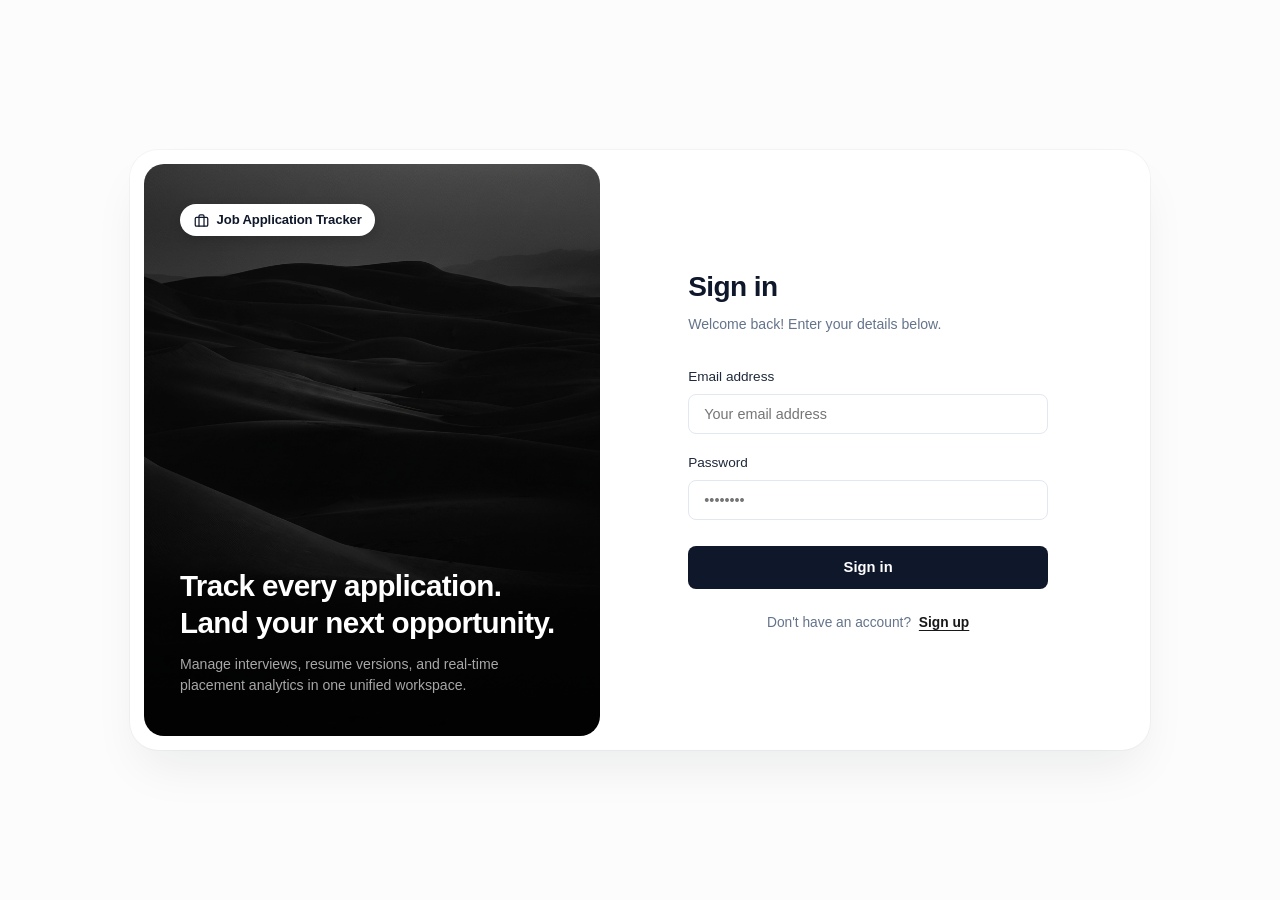
<file: frontend/index.html>
<!DOCTYPE html>
<html lang="en">
<head>
  <meta charset="UTF-8">
  <meta name="viewport" content="width=device-width, initial-scale=1.0">
  <meta name="description" content="Job Application Tracker - Track job applications, interview rounds, resumes and salary analytics in one place.">
  <title>Job Application Tracker</title>

  <!-- Modular Stylesheets (Cache-busted) -->
  <link rel="stylesheet" href="css/base.css?v=mono2">
  <link rel="stylesheet" href="css/layout.css?v=mono2">
  <link rel="stylesheet" href="css/components.css?v=mono2">
  <link rel="stylesheet" href="css/pages.css?v=mono2">
</head>
<body>

  <!-- 1. Notification / Toast Container -->
  <div id="toast-container" aria-live="polite"></div>

  <!-- 2. Shared Header & Navigation Slot -->
  <div id="header-container-slot"></div>

  <!-- 3. Main Views Container -->
  <main class="main-content">
    <!-- 3.1 Auth View Slot (Login & Registration) -->
    <div id="auth-container-slot"></div>

    <!-- 3.2 Dashboard & Applications Table Slot -->
    <div id="dashboard-container-slot"></div>

    <!-- 3.3 Placement Analytics Slot -->
    <div id="analytics-container-slot"></div>
  </main>

  <!-- 4. Modals & Dialogs Slot (Application, Interviews, Resume) -->
  <div id="modals-container-slot"></div>

  <!-- Main Application Orchestrator -->
  <script type="module" src="js/app.js"></script>
</body>
</html>
</file>
<file: frontend/css/base.css>
/* ==========================================================================
   Base Stylesheet: Design Tokens, CSS Reset & Typography
   ========================================================================== */

:root {
  /* Monochrome Primary Palette */
  --primary: #18181b;
  --primary-hover: #000000;
  --primary-light: #f4f4f5;
  --primary-text: #09090b;

  /* Surfaces & Backgrounds */
  --bg-main: #fcfcfc;
  --bg-card: #ffffff;
  --bg-surface: #f4f4f5;
  --bg-surface-hover: #ececee;

  /* Typography Grayscale */
  --text-main: #111113;
  --text-muted: #52525b;
  --text-light: #71717a;

  /* Borders & Focus Rings */
  --border: #e4e4e7;
  --border-subtle: #f0f0f2;
  --border-focus: #18181b;

  /* Monochrome Status Accents (Varying tones of black, charcoal, silver, white) */
  --status-applied-bg: #f4f4f5;
  --status-applied-text: #27272a;
  --status-applied-border: #d4d4d8;

  --status-interview-bg: #27272a;
  --status-interview-text: #ffffff;
  --status-interview-border: #18181b;

  --status-offer-bg: #09090b;
  --status-offer-text: #ffffff;
  --status-offer-border: #000000;

  --status-rejected-bg: #ffffff;
  --status-rejected-text: #71717a;
  --status-rejected-border: #d4d4d8;

  --status-neutral-bg: #f4f4f5;
  --status-neutral-text: #52525b;
  --status-neutral-border: #e4e4e7;

  /* Feedback Accents (Monochrome) */
  --success: #18181b;
  --success-bg: #f4f4f5;
  --success-text: #18181b;

  --warning: #3f3f46;
  --warning-bg: #f4f4f5;
  --warning-text: #27272a;

  --info: #27272a;
  --info-bg: #f4f4f5;
  --info-text: #18181b;

  --danger: #18181b;
  --danger-bg: #f4f4f5;
  --danger-text: #18181b;
  --danger-border: #27272a;

  /* Border Radii */
  --radius-sm: 6px;
  --radius-md: 10px;
  --radius-lg: 16px;
  --radius-full: 9999px;

  /* Box Shadows */
  --shadow-sm: 0 1px 2px 0 rgb(0 0 0 / 0.04);
  --shadow-md: 0 4px 6px -1px rgb(0 0 0 / 0.07), 0 2px 4px -2px rgb(0 0 0 / 0.05);
  --shadow-lg: 0 10px 15px -3px rgb(0 0 0 / 0.08), 0 4px 6px -4px rgb(0 0 0 / 0.04);
  --shadow-xl: 0 20px 25px -5px rgb(0 0 0 / 0.1), 0 8px 10px -6px rgb(0 0 0 / 0.06);

  /* Fonts & Transitions */
  --font-family: -apple-system, BlinkMacSystemFont, "Segoe UI", Roboto, "Helvetica Neue", Arial, sans-serif;
  --transition: all 0.2s cubic-bezier(0.4, 0, 0.2, 1);
}

/* Universal Box Sizing & Margin Reset */
*, *::before, *::after {
  box-sizing: border-box;
  margin: 0;
  padding: 0;
}

body {
  font-family: var(--font-family);
  background-color: var(--bg-main);
  color: var(--text-main);
  line-height: 1.5;
  -webkit-font-smoothing: antialiased;
  min-height: 100vh;
  display: flex;
  flex-direction: column;
}
</file>
<file: frontend/css/layout.css>
/* ==========================================================================
   Layout Stylesheet: Header, Navigation, Main Containers & View Routing
   ========================================================================== */

/* Sticky Top Application Header */
header.app-header {
  background: var(--bg-card);
  border-bottom: 1px solid var(--border);
  position: sticky;
  top: 0;
  z-index: 40;
}

.header-container {
  max-width: 1200px;
  margin: 0 auto;
  padding: 0.85rem 1.5rem;
  display: flex;
  align-items: center;
  justify-content: space-between;
}

/* Brand Identity */
.brand {
  display: flex;
  align-items: center;
  gap: 0.6rem;
  font-weight: 700;
  font-size: 1.15rem;
  color: var(--text-main);
  text-decoration: none;
  letter-spacing: -0.02em;
}

.brand svg {
  width: 22px;
  height: 22px;
  stroke: var(--text-main);
}

/* Navigation Links */
nav.nav-links {
  display: flex;
  align-items: center;
  gap: 0.5rem;
}

.nav-btn {
  background: transparent;
  border: none;
  padding: 0.5rem 0.85rem;
  font-size: 0.9rem;
  font-weight: 500;
  color: var(--text-muted);
  border-radius: var(--radius-sm);
  cursor: pointer;
  transition: var(--transition);
  display: inline-flex;
  align-items: center;
  gap: 0.4rem;
}

.nav-btn:hover {
  color: var(--text-main);
  background-color: var(--bg-surface);
}

.nav-btn.active {
  color: #ffffff;
  background-color: var(--primary);
  font-weight: 600;
}

/* Authenticated User Status */
.user-profile {
  display: flex;
  align-items: center;
  gap: 0.75rem;
  margin-left: 1rem;
  padding-left: 1rem;
  border-left: 1px solid var(--border);
}

.user-badge {
  font-size: 0.85rem;
  font-weight: 500;
  color: var(--text-muted);
}

/* Main Content Area */
main.main-content {
  flex: 1;
  max-width: 1200px;
  width: 100%;
  margin: 0 auto;
  padding: 1.75rem 1.5rem;
}

/* Single Page Application Section Visibility */
.view-section {
  display: none;
}

.view-section.active {
  display: block;
}

/* Responsive Layout Adjustments */
@media (max-width: 768px) {
  .header-container {
    flex-direction: column;
    gap: 0.75rem;
    align-items: stretch;
  }

  nav.nav-links {
    justify-content: space-between;
  }

  .user-profile {
    margin-left: 0;
    padding-left: 0;
    border-left: none;
    justify-content: space-between;
  }
}
</file>
<file: frontend/css/components.css>
/* ==========================================================================
   Components Stylesheet: Reusable UI Elements, Forms, Tables, Modals & Toasts
   ========================================================================== */

/* --- Toast Notifications --- */
#toast-container {
  position: fixed;
  top: 1.25rem;
  right: 1.25rem;
  z-index: 100;
  display: flex;
  flex-direction: column;
  gap: 0.5rem;
  max-width: 380px;
  width: calc(100% - 2.5rem);
  pointer-events: none;
}

.toast {
  pointer-events: auto;
  padding: 0.85rem 1rem;
  border-radius: var(--radius-md);
  background: #ffffff;
  color: var(--text-main);
  box-shadow: var(--shadow-lg);
  font-size: 0.88rem;
  display: flex;
  align-items: flex-start;
  gap: 0.6rem;
  border-left: 4px solid var(--primary);
  animation: slideIn 0.3s ease-out;
}

.toast.toast-success { border-left-color: var(--success); }
.toast.toast-error   { border-left-color: var(--danger); }
.toast.toast-warning { border-left-color: var(--warning); }

.toast-message {
  flex: 1;
}

.toast-close {
  background: none;
  border: none;
  cursor: pointer;
  color: var(--text-light);
  padding: 0;
  line-height: 1;
  font-size: 1.1rem;
}

.toast-close:hover {
  color: var(--text-main);
}

@keyframes slideIn {
  from {
    opacity: 0;
    transform: translateX(100%);
  }
  to {
    opacity: 1;
    transform: translateX(0);
  }
}

/* --- Form Controls --- */
.form-group {
  margin-bottom: 1.15rem;
}

label.form-label {
  display: block;
  font-size: 0.85rem;
  font-weight: 600;
  color: var(--text-main);
  margin-bottom: 0.4rem;
}

.form-input, .form-select, .form-textarea {
  width: 100%;
  padding: 0.6rem 0.85rem;
  font-size: 0.9rem;
  font-family: inherit;
  color: var(--text-main);
  background: #ffffff;
  border: 1px solid var(--border);
  border-radius: var(--radius-sm);
  transition: var(--transition);
  outline: none;
}

.form-textarea {
  min-height: 80px;
  resize: vertical;
}

.form-input:focus, .form-select:focus, .form-textarea:focus {
  border-color: var(--border-focus);
  box-shadow: 0 0 0 3px rgba(0, 0, 0, 0.08);
}

.form-hint {
  font-size: 0.78rem;
  color: var(--text-light);
  margin-top: 0.25rem;
}

/* --- Buttons --- */
.btn {
  display: inline-flex;
  align-items: center;
  justify-content: center;
  gap: 0.4rem;
  padding: 0.6rem 1rem;
  font-size: 0.88rem;
  font-weight: 600;
  border-radius: var(--radius-sm);
  cursor: pointer;
  transition: var(--transition);
  border: 1px solid transparent;
  text-decoration: none;
  line-height: 1.3;
}

.btn-primary {
  background: var(--primary);
  color: #ffffff;
}

.btn-primary:hover {
  background: var(--primary-hover);
}

.btn-secondary {
  background: var(--bg-surface);
  color: var(--text-main);
  border-color: var(--border);
}

.btn-secondary:hover {
  background: var(--bg-surface-hover);
  border-color: #d4d4d8;
}

.btn-danger {
  background: #ffffff;
  color: #18181b;
  border-color: var(--border);
}

.btn-danger:hover {
  background: #18181b;
  color: #ffffff;
  border-color: #18181b;
}

.btn-sm {
  padding: 0.35rem 0.65rem;
  font-size: 0.8rem;
}

.btn-block {
  width: 100%;
}

.btn:disabled {
  opacity: 0.6;
  cursor: not-allowed;
}

/* --- Tables --- */
.table-card {
  background: var(--bg-card);
  border-radius: var(--radius-md);
  border: 1px solid var(--border);
  box-shadow: var(--shadow-sm);
  overflow: hidden;
}

.table-responsive {
  width: 100%;
  overflow-x: auto;
}

table.data-table {
  width: 100%;
  border-collapse: collapse;
  text-align: left;
  font-size: 0.9rem;
}

table.data-table th {
  background: var(--bg-surface);
  color: var(--text-muted);
  font-weight: 600;
  font-size: 0.82rem;
  text-transform: uppercase;
  letter-spacing: 0.03em;
  padding: 0.85rem 1rem;
  border-bottom: 1px solid var(--border);
  white-space: nowrap;
}

table.data-table th.sortable {
  cursor: pointer;
  user-select: none;
}

table.data-table th.sortable:hover {
  color: var(--text-main);
}

table.data-table td {
  padding: 0.95rem 1rem;
  border-bottom: 1px solid var(--border);
  vertical-align: middle;
}

table.data-table tbody tr:last-child td {
  border-bottom: none;
}

table.data-table tbody tr:hover {
  background-color: var(--bg-surface);
}

.actions-cell {
  display: flex;
  align-items: center;
  gap: 0.4rem;
  white-space: nowrap;
}

/* --- Status Badges (Monochrome Contrast System) --- */
.badge {
  display: inline-flex;
  align-items: center;
  padding: 0.25rem 0.65rem;
  border-radius: var(--radius-full);
  font-size: 0.76rem;
  font-weight: 600;
  letter-spacing: 0.02em;
  text-transform: capitalize;
  white-space: nowrap;
  transition: var(--transition);
}

.badge-applied {
  background: var(--status-applied-bg);
  color: var(--status-applied-text);
  border: 1px solid var(--status-applied-border);
}

.badge-interview {
  background: var(--status-interview-bg);
  color: var(--status-interview-text);
  border: 1px solid var(--status-interview-border);
}

.badge-offer {
  background: var(--status-offer-bg);
  color: var(--status-offer-text);
  border: 1px solid var(--status-offer-border);
}

.badge-rejected {
  background: var(--status-rejected-bg);
  color: var(--status-rejected-text);
  border: 1px solid var(--status-rejected-border);
}

.badge-scheduled {
  background: #27272a;
  color: #ffffff;
  border: 1px solid #18181b;
}

.badge-completed {
  background: #09090b;
  color: #ffffff;
  border: 1px solid #000000;
}

.badge-cancelled {
  background: var(--bg-surface);
  color: var(--text-light);
  border: 1px solid var(--border);
}

/* --- Empty States --- */
.empty-state {
  text-align: center;
  padding: 3rem 1.5rem;
  color: var(--text-muted);
}

.empty-state svg {
  width: 48px;
  height: 48px;
  color: var(--text-light);
  margin-bottom: 0.75rem;
}

.empty-state p {
  font-size: 0.95rem;
  margin-bottom: 1rem;
}

/* --- Pagination --- */
.pagination-bar {
  display: flex;
  align-items: center;
  justify-content: space-between;
  flex-wrap: wrap;
  gap: 1rem;
  padding: 0.85rem 1.25rem;
  background: var(--bg-card);
  border-top: 1px solid var(--border);
  font-size: 0.85rem;
  color: var(--text-muted);
}

.pagination-controls {
  display: flex;
  align-items: center;
  gap: 0.4rem;
}

.page-btn {
  background: #ffffff;
  border: 1px solid var(--border);
  color: var(--text-main);
  padding: 0.35rem 0.65rem;
  border-radius: var(--radius-sm);
  font-size: 0.85rem;
  cursor: pointer;
  transition: var(--transition);
}

.page-btn:hover:not(:disabled) {
  background: var(--bg-surface);
  border-color: #cbd5e1;
}

.page-btn:disabled {
  opacity: 0.5;
  cursor: not-allowed;
}

/* --- Modals & Overlays --- */
.modal-overlay {
  display: none;
  position: fixed;
  top: 0;
  left: 0;
  right: 0;
  bottom: 0;
  background: rgba(15, 23, 42, 0.45);
  backdrop-filter: blur(2px);
  z-index: 50;
  align-items: center;
  justify-content: center;
  padding: 1.5rem;
  overflow-y: auto;
}

.modal-overlay.active {
  display: flex;
}

.modal {
  background: var(--bg-card);
  border-radius: var(--radius-lg);
  max-width: 540px;
  width: 100%;
  box-shadow: var(--shadow-xl);
  border: 1px solid var(--border);
  animation: modalEnter 0.2s ease-out;
  max-height: 90vh;
  display: flex;
  flex-direction: column;
}

.modal.modal-lg {
  max-width: 760px;
}

@keyframes modalEnter {
  from {
    opacity: 0;
    transform: scale(0.96);
  }
  to {
    opacity: 1;
    transform: scale(1);
  }
}

.modal-header {
  padding: 1.25rem 1.5rem;
  border-bottom: 1px solid var(--border);
  display: flex;
  align-items: center;
  justify-content: space-between;
}

.modal-title {
  font-size: 1.15rem;
  font-weight: 700;
  color: var(--text-main);
}

.modal-close-btn {
  background: none;
  border: none;
  font-size: 1.4rem;
  color: var(--text-light);
  cursor: pointer;
  line-height: 1;
  padding: 0.2rem;
}

.modal-close-btn:hover {
  color: var(--text-main);
}

.modal-body {
  padding: 1.5rem;
  overflow-y: auto;
}

.modal-footer {
  padding: 1rem 1.5rem;
  border-top: 1px solid var(--border);
  display: flex;
  align-items: center;
  justify-content: flex-end;
  gap: 0.6rem;
  background: var(--bg-surface);
  border-bottom-left-radius: var(--radius-lg);
  border-bottom-right-radius: var(--radius-lg);
}

@media (max-width: 768px) {
  .modal {
    max-height: 95vh;
  }
}
</file>
<file: frontend/css/pages.css>
/* ==========================================================================
   Pages Stylesheet: View-Specific Styles (Auth, Dashboard, Analytics, Modals)
   ========================================================================== */

/* --- 1. Authentication View (Split-Screen Reference Layout) --- */
#auth-section {
  display: none;
  align-items: center;
  justify-content: center;
  min-height: calc(100vh - 3.5rem);
  padding: 1rem 0;
}

#auth-section.active {
  display: flex;
}

.auth-split-container {
  width: 100%;
  max-width: 1020px;
  min-height: 600px;
  background: #ffffff;
  border-radius: 28px;
  box-shadow: 0 25px 50px -12px rgba(15, 23, 42, 0.08), 0 0 0 1px rgba(15, 23, 42, 0.03);
  display: grid;
  grid-template-columns: 46% 54%;
  padding: 14px;
  box-sizing: border-box;
}

/* Left Visual Panel */
.auth-left-panel {
  background:
    linear-gradient(180deg, rgba(0, 0, 0, 0.15) 0%, rgba(0, 0, 0, 0.4) 50%, rgba(0, 0, 0, 0.85) 100%),
    url('../img/auth_bg.jpg') center/cover no-repeat;
  border-radius: 20px;
  padding: 2.5rem 2.25rem;
  display: flex;
  flex-direction: column;
  justify-content: space-between;
  position: relative;
  overflow: hidden;
  color: #ffffff;
}

.auth-panel-top {
  position: relative;
  z-index: 2;
}

.auth-brand-badge {
  display: inline-flex;
  align-items: center;
  gap: 0.5rem;
  font-size: 0.82rem;
  font-weight: 600;
  color: #0f172a;
  background: #ffffff;
  padding: 0.4rem 0.85rem;
  border-radius: 9999px;
  box-shadow: 0 4px 12px rgba(0, 0, 0, 0.15);
  letter-spacing: -0.01em;
}

.auth-brand-badge svg {
  width: 15px;
  height: 15px;
  stroke: #0f172a;
}

.auth-panel-bottom {
  position: relative;
  z-index: 2;
}

.auth-tagline-heading {
  font-size: 1.85rem;
  font-weight: 700;
  line-height: 1.25;
  color: #ffffff;
  letter-spacing: -0.02em;
  margin-bottom: 0.75rem;
}

.auth-tagline-sub {
  font-size: 0.88rem;
  line-height: 1.5;
  color: rgba(255, 255, 255, 0.65);
  max-width: 330px;
}

/* Right Authentication Panel */
.auth-right-panel {
  display: flex;
  align-items: center;
  justify-content: center;
  padding: 3rem 2.5rem;
}

.auth-form-wrapper {
  width: 100%;
  max-width: 360px;
}

.auth-form-header {
  margin-bottom: 2rem;
}

.auth-heading {
  font-size: 1.75rem;
  font-weight: 700;
  color: #0f172a;
  letter-spacing: -0.02em;
  margin-bottom: 0.35rem;
}

.auth-subheading {
  font-size: 0.88rem;
  color: #64748b;
}

.auth-form-wrapper .form-group {
  margin-bottom: 1.2rem;
}

.auth-form-wrapper label.form-label {
  font-size: 0.85rem;
  font-weight: 500;
  color: #1e293b;
  margin-bottom: 0.4rem;
}

.auth-form-wrapper .form-input {
  padding: 0.7rem 0.95rem;
  border-radius: 8px;
  border: 1px solid #e2e8f0;
  font-size: 0.9rem;
  transition: var(--transition);
}

.auth-form-wrapper .form-input:focus {
  border-color: #0f172a;
  box-shadow: 0 0 0 3px rgba(15, 23, 42, 0.08);
}

.btn-auth-submit {
  background: #0f172a;
  color: #ffffff;
  border-radius: 8px;
  padding: 0.75rem 1rem;
  font-size: 0.92rem;
  font-weight: 600;
  margin-top: 0.4rem;
  border: none;
  cursor: pointer;
  transition: var(--transition);
}

.btn-auth-submit:hover {
  background: #1e293b;
}

.btn-auth-submit:active {
  transform: scale(0.99);
}

.auth-switch-text {
  text-align: center;
  margin-top: 1.5rem;
  font-size: 0.86rem;
  color: #64748b;
}

.auth-link-btn {
  background: none;
  border: none;
  color: #18181b;
  font-weight: 600;
  font-size: inherit;
  cursor: pointer;
  padding: 0;
  margin-left: 0.25rem;
  text-decoration: underline;
  text-underline-offset: 3px;
  transition: var(--transition);
}

.auth-link-btn:hover {
  color: #000000;
}

/* Mobile Responsive Auth */
@media (max-width: 860px) {
  #auth-section {
    min-height: auto;
    padding: 0;
  }

  .auth-split-container {
    grid-template-columns: 1fr;
    margin: 1rem auto;
    min-height: auto;
    border-radius: 20px;
    padding: 8px;
  }

  .auth-left-panel {
    padding: 1.75rem 1.5rem;
    border-radius: 14px;
    min-height: 180px;
    gap: 1.5rem;
  }

  .auth-tagline-heading {
    font-size: 1.35rem;
    line-height: 1.25;
  }

  .auth-tagline-sub {
    display: none;
  }

  .auth-right-panel {
    padding: 2.25rem 1.25rem;
  }
}

/* --- 2. Dashboard Statistics & Toolbar --- */
.stats-grid {
  display: grid;
  grid-template-columns: repeat(auto-fit, minmax(200px, 1fr));
  gap: 1rem;
  margin-bottom: 1.75rem;
}

.stat-card {
  background: var(--bg-card);
  padding: 1.25rem;
  border-radius: var(--radius-md);
  border: 1px solid var(--border);
  box-shadow: var(--shadow-sm);
  display: flex;
  flex-direction: column;
  position: relative;
  overflow: hidden;
  transition: var(--transition);
}

.stat-card:hover {
  border-color: #a1a1aa;
  box-shadow: var(--shadow-md);
}

.stat-card::before {
  content: "";
  position: absolute;
  top: 0;
  left: 0;
  right: 0;
  height: 3px;
  background: var(--border);
}

.stat-card.total::before     { background: #18181b; }
.stat-card.applied::before   { background: #52525b; }
.stat-card.interview::before { background: #27272a; }
.stat-card.offer::before     { background: #09090b; }
.stat-card.rejected::before  { background: #a1a1aa; }

.stat-label {
  font-size: 0.82rem;
  font-weight: 600;
  text-transform: uppercase;
  letter-spacing: 0.04em;
  color: var(--text-muted);
  margin-bottom: 0.4rem;
}

.stat-value {
  font-size: 1.85rem;
  font-weight: 700;
  color: var(--text-main);
}

.dashboard-header {
  display: flex;
  align-items: center;
  justify-content: space-between;
  flex-wrap: wrap;
  gap: 1rem;
  margin-bottom: 1.25rem;
}

.dashboard-title h2 {
  font-size: 1.4rem;
  font-weight: 700;
  color: var(--text-main);
}

.dashboard-title p {
  font-size: 0.85rem;
  color: var(--text-muted);
}

.toolbar {
  background: var(--bg-card);
  padding: 1rem;
  border-radius: var(--radius-md);
  border: 1px solid var(--border);
  box-shadow: var(--shadow-sm);
  display: flex;
  flex-wrap: wrap;
  gap: 0.85rem;
  align-items: center;
  justify-content: space-between;
  margin-bottom: 1.25rem;
}

.toolbar-filters {
  display: flex;
  flex-wrap: wrap;
  gap: 0.75rem;
  align-items: center;
  flex: 1;
}

.search-box {
  position: relative;
  min-width: 240px;
  flex: 1;
}

.search-input {
  width: 100%;
  padding: 0.55rem 0.85rem;
  border-radius: var(--radius-sm);
  border: 1px solid var(--border);
  font-size: 0.88rem;
  outline: none;
}

.search-input:focus {
  border-color: var(--border-focus);
}

.filter-select {
  padding: 0.55rem 0.85rem;
  border-radius: var(--radius-sm);
  border: 1px solid var(--border);
  font-size: 0.88rem;
  background: #ffffff;
  outline: none;
  cursor: pointer;
}

/* --- 3. Interview Items Inside Modal --- */
.interview-list {
  display: flex;
  flex-direction: column;
  gap: 0.85rem;
  margin-top: 1rem;
}

.interview-card {
  border: 1px solid var(--border);
  border-radius: var(--radius-md);
  padding: 1rem;
  background: #ffffff;
  transition: var(--transition);
}

.interview-card:hover {
  box-shadow: var(--shadow-sm);
}

.interview-card-header {
  display: flex;
  align-items: center;
  justify-content: space-between;
  margin-bottom: 0.5rem;
}

.interview-round {
  font-weight: 600;
  font-size: 0.95rem;
  color: var(--text-main);
}

.interview-meta {
  font-size: 0.82rem;
  color: var(--text-muted);
  display: flex;
  flex-wrap: wrap;
  gap: 1rem;
  margin-bottom: 0.5rem;
}

.interview-notes {
  font-size: 0.85rem;
  color: var(--text-main);
  background: var(--bg-surface);
  padding: 0.5rem 0.75rem;
  border-radius: var(--radius-sm);
  margin-bottom: 0.6rem;
}

.interview-actions {
  display: flex;
  justify-content: flex-end;
  gap: 0.4rem;
}

/* --- 4. Analytics View --- */
.analytics-grid {
  display: grid;
  grid-template-columns: repeat(auto-fit, minmax(280px, 1fr));
  gap: 1.25rem;
  margin-bottom: 1.5rem;
}

.analytics-card {
  background: var(--bg-card);
  padding: 1.5rem;
  border-radius: var(--radius-md);
  border: 1px solid var(--border);
  box-shadow: var(--shadow-sm);
}

.analytics-card-title {
  font-size: 1rem;
  font-weight: 700;
  color: var(--text-main);
  margin-bottom: 1rem;
  display: flex;
  align-items: center;
  justify-content: space-between;
}

.metric-row {
  display: flex;
  align-items: center;
  justify-content: space-between;
  padding: 0.6rem 0;
  border-bottom: 1px solid var(--border);
  font-size: 0.9rem;
}

.metric-row:last-child {
  border-bottom: none;
}

.metric-label {
  color: var(--text-muted);
}

.metric-value {
  font-weight: 600;
  color: var(--text-main);
}

.progress-bar-container {
  margin-top: 0.5rem;
}

.progress-bar-bg {
  width: 100%;
  height: 8px;
  background: var(--bg-surface);
  border-radius: var(--radius-full);
  overflow: hidden;
}

.progress-bar-fill {
  height: 100%;
  background: var(--primary);
  border-radius: var(--radius-full);
  transition: width 0.4s ease;
}

/* --- 5. Resume Management --- */
.resume-card {
  background: var(--bg-card);
  border: 1px solid var(--border);
  border-radius: var(--radius-md);
  padding: 1.5rem;
  box-shadow: var(--shadow-sm);
  max-width: 600px;
  margin-top: 1rem;
}

.resume-status {
  display: flex;
  align-items: center;
  justify-content: space-between;
  background: var(--bg-surface);
  padding: 0.85rem 1rem;
  border-radius: var(--radius-sm);
  margin-bottom: 1.25rem;
}

/* Responsive adjustments for toolbar */
@media (max-width: 768px) {
  .toolbar {
    flex-direction: column;
    align-items: stretch;
  }

  .toolbar-filters {
    flex-direction: column;
    align-items: stretch;
  }
}
</file>
